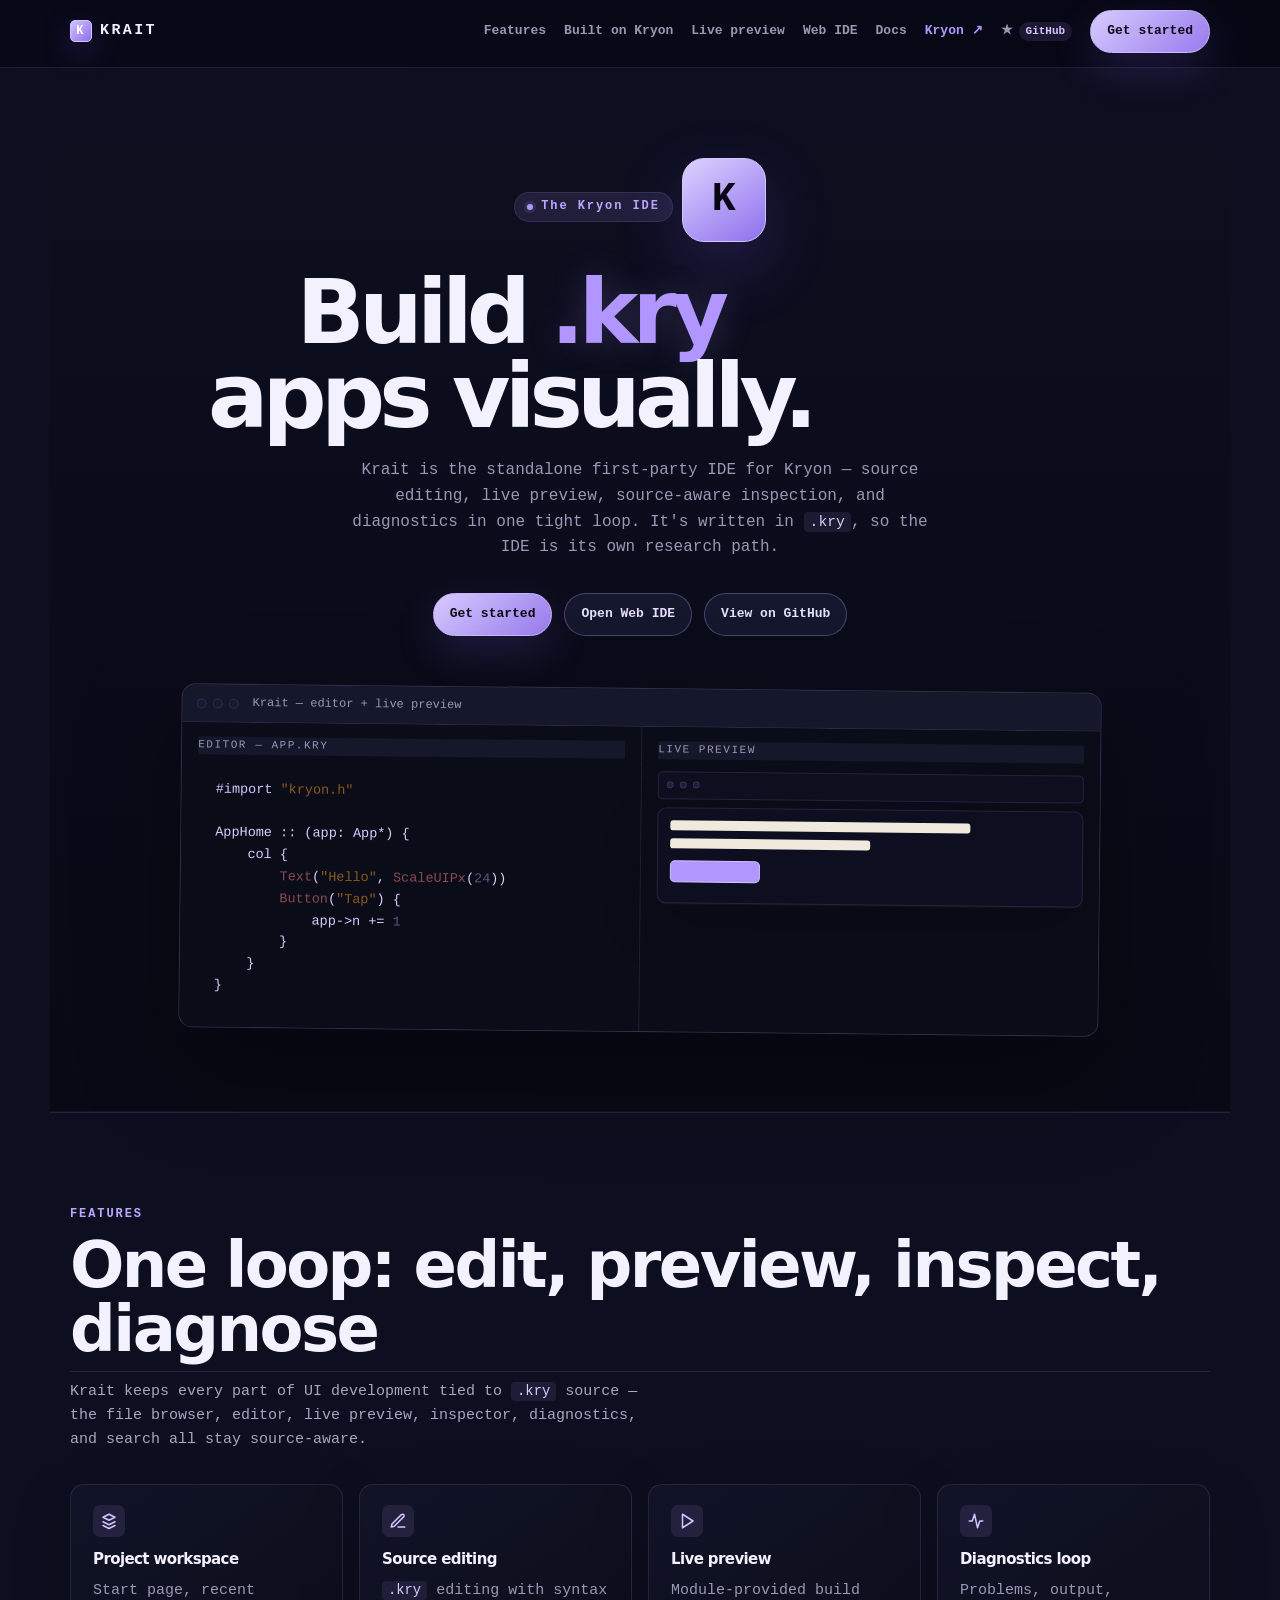
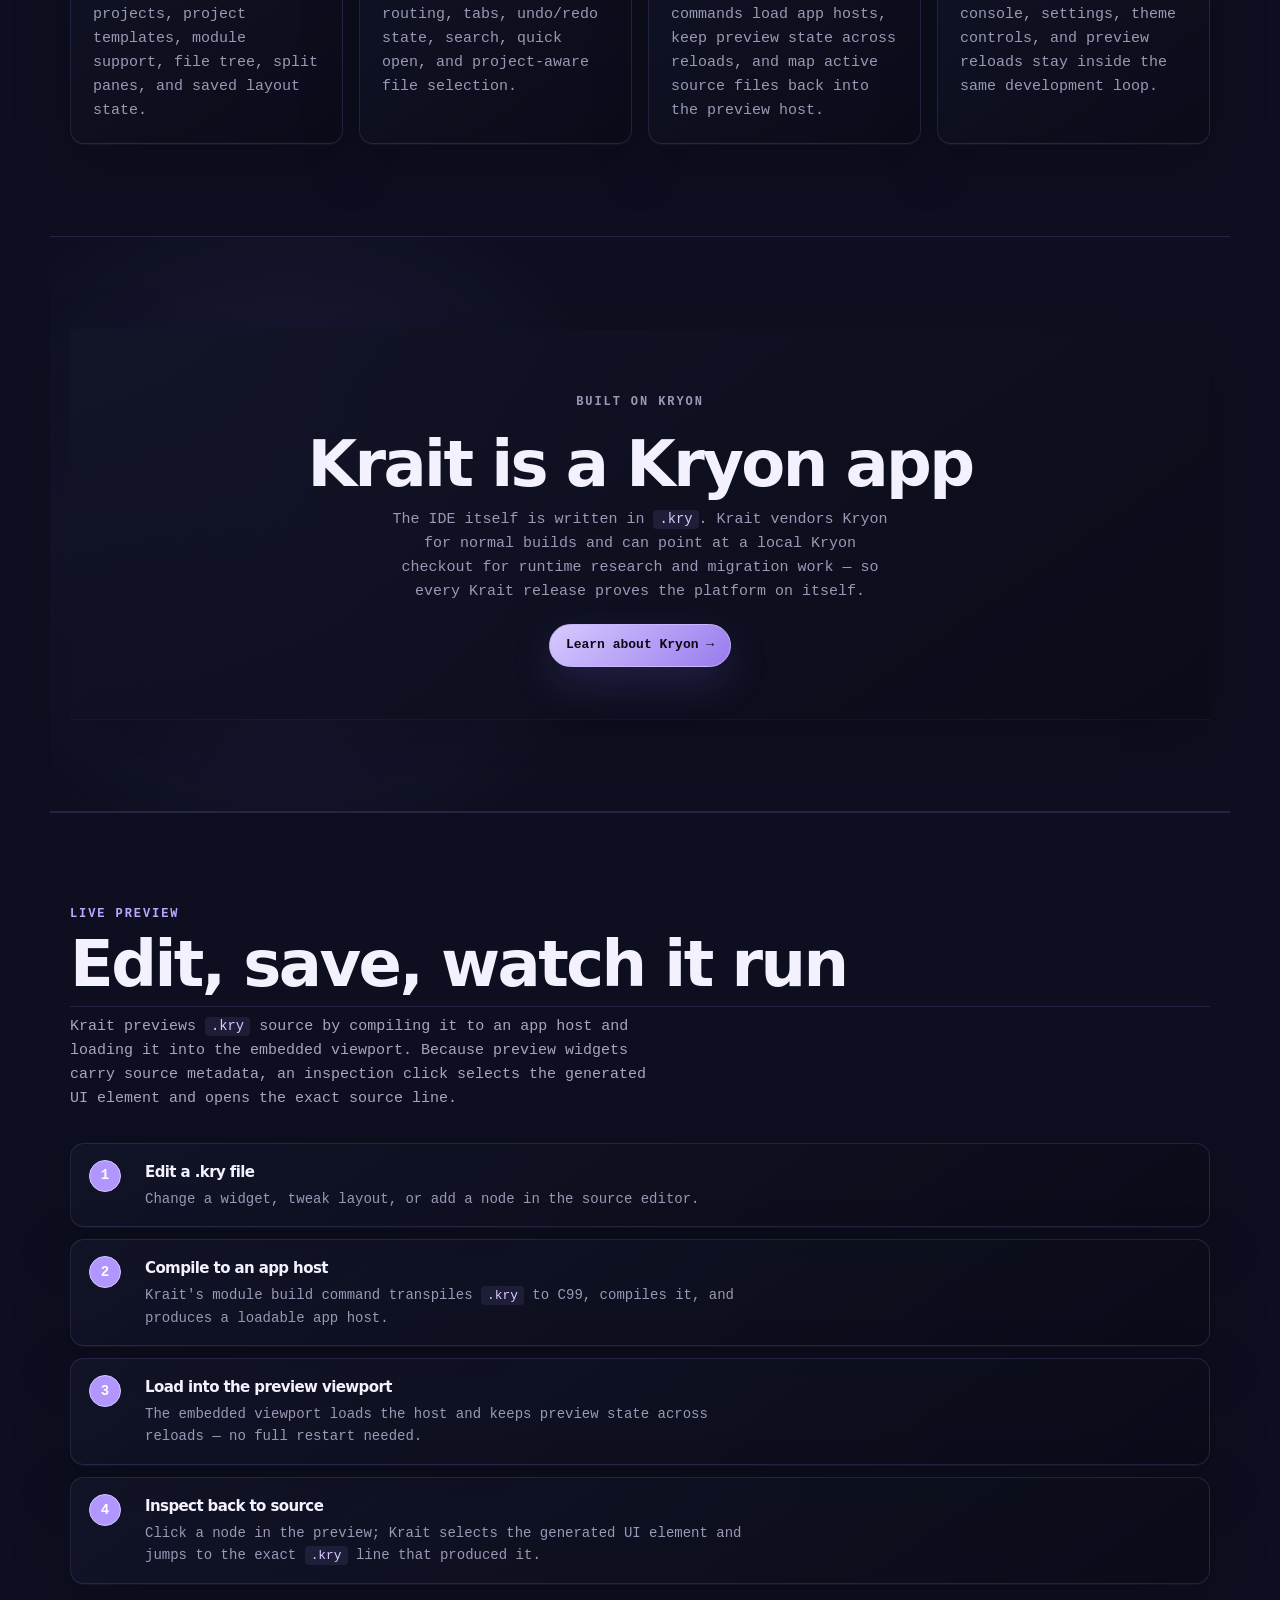
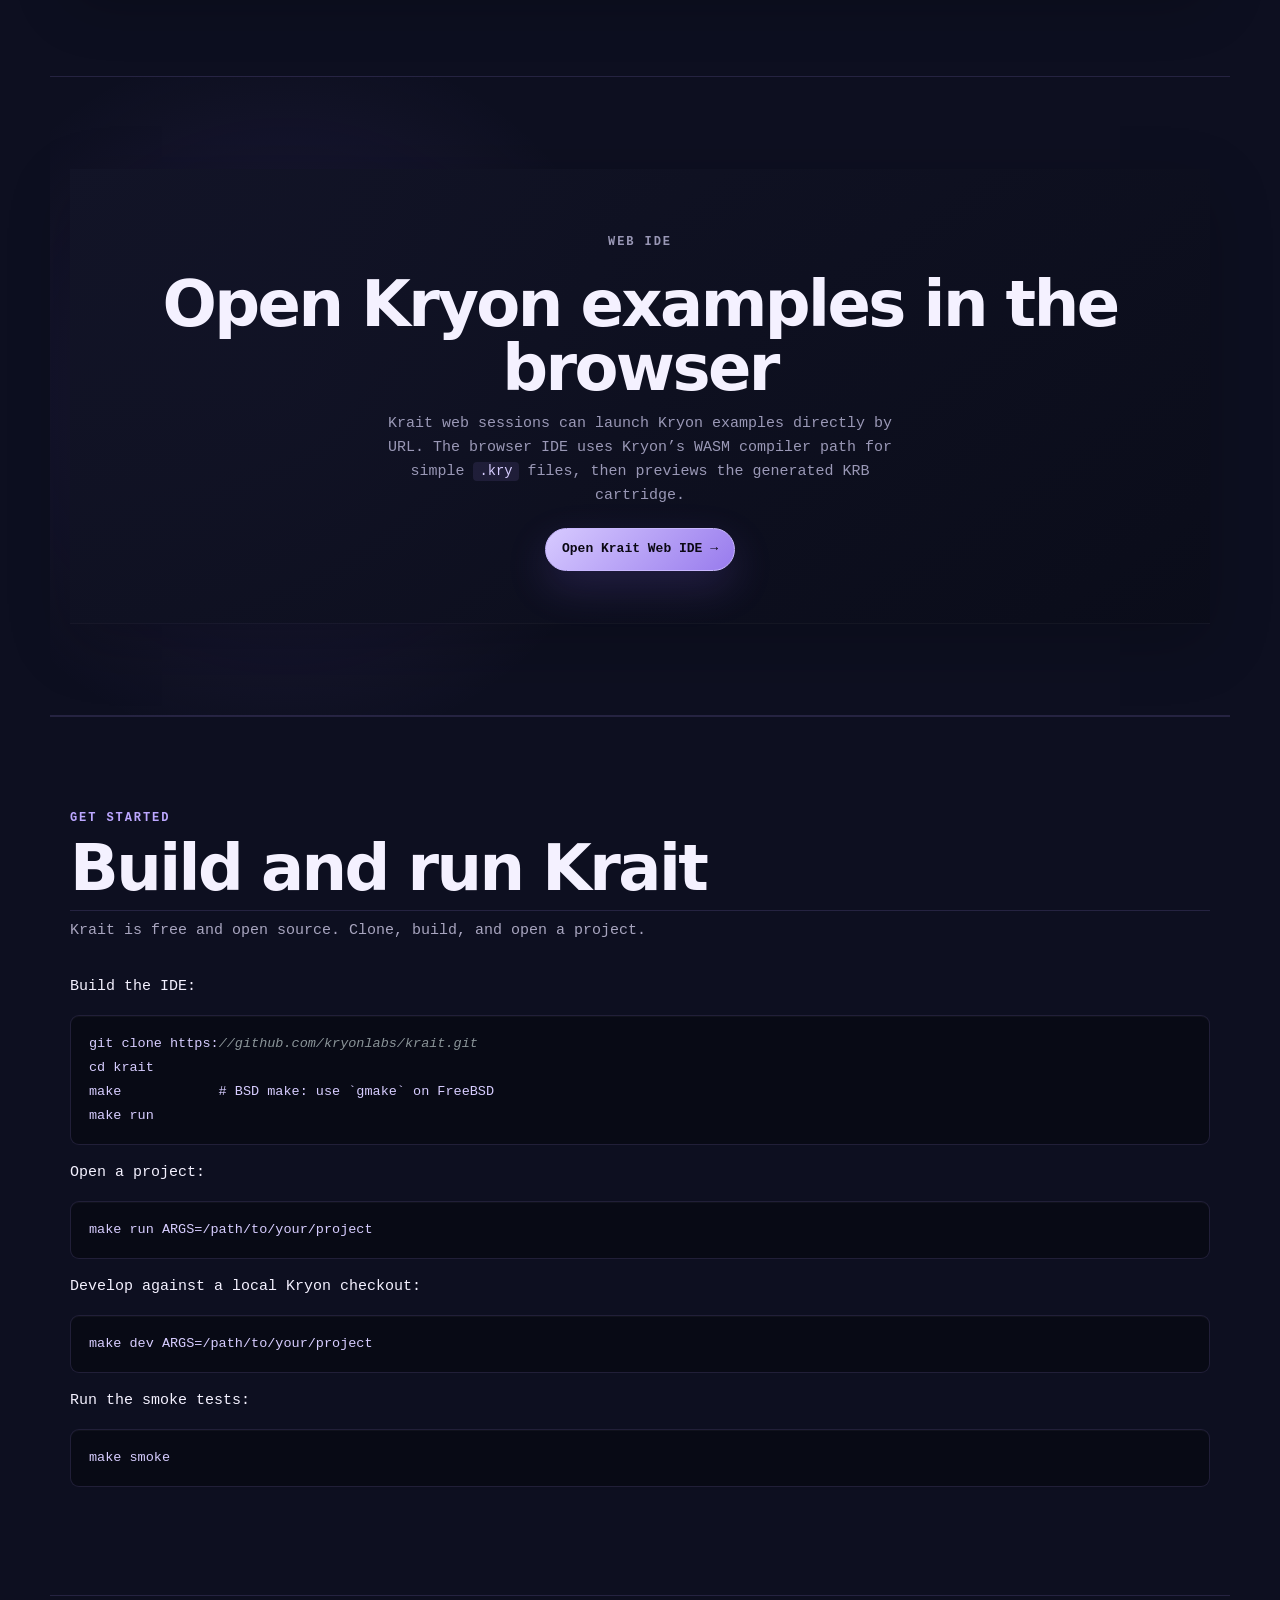
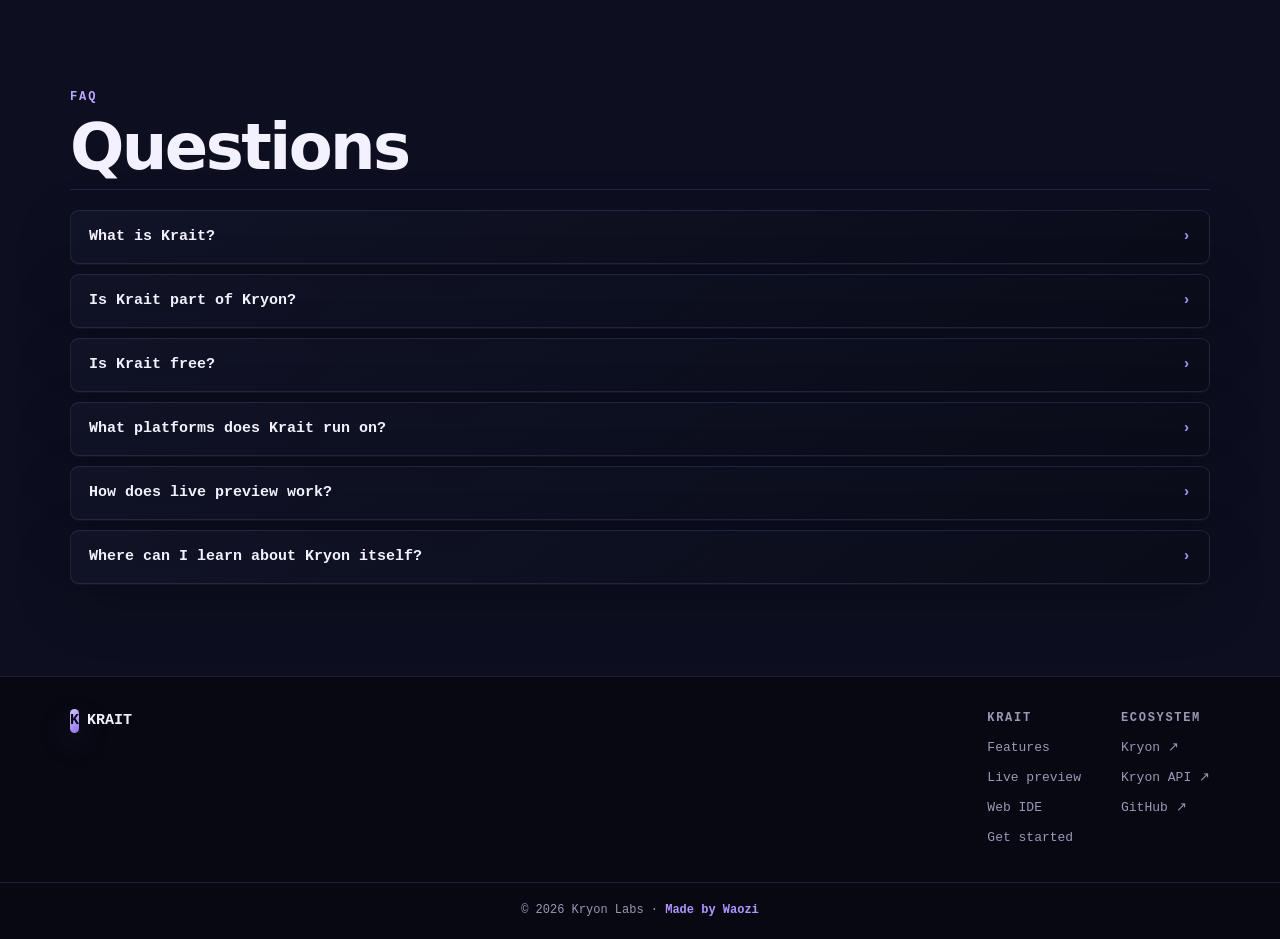
<file: docs/site/index.html>
<!doctype html>
<html lang="en">
<head>
  <meta charset="utf-8">
  <meta name="viewport" content="width=device-width, initial-scale=1">
  <title>Krait — the Kryon IDE</title>
  <meta name="description" content="Krait is the standalone first-party Kryon IDE. Edit .kry source with live preview, source-aware inspection, and diagnostics in one loop. Built as a Kryon app.">
  <meta property="og:type" content="website">
  <meta property="og:url" content="https://krait.kryonlabs.com/">
  <meta property="og:title" content="Krait — the Kryon IDE">
  <meta property="og:description" content="The standalone first-party Kryon IDE. Live preview, source-aware inspection, and diagnostics — built as a Kryon app.">
  <meta name="twitter:card" content="summary_large_image">
  <meta name="twitter:url" content="https://krait.kryonlabs.com/">
  <meta name="twitter:title" content="Krait — the Kryon IDE">
  <meta name="twitter:description" content="The standalone first-party Kryon IDE. Live preview, source-aware inspection, and diagnostics — built as a Kryon app.">
  <meta name="theme-color" content="#f3f1ea">
  <meta name="keywords" content="Krait,Kryon IDE,Kryon,live preview,source-aware,IDE,.kry,declarative UI,diagnostics,visual editor">
  <link rel="icon" type="image/svg+xml" href="favicon.svg">
  <link rel="stylesheet" href="styles.css">
  <script type="application/ld+json">
  {
    "@context": "https://schema.org",
    "@type": "SoftwareApplication",
    "name": "Krait",
    "description": "The standalone first-party Kryon IDE — live preview, source-aware inspection, and diagnostics, built as a Kryon app.",
    "url": "https://krait.kryonlabs.com",
    "applicationCategory": "DeveloperApplication",
    "operatingSystem": "Linux, Windows, macOS, FreeBSD",
    "offers": {"@type": "Offer", "price": "0", "priceCurrency": "USD"},
    "author": {"@type": "Organization", "name": "Kryon Labs", "url": "https://kryonlabs.com"}
  }
  </script>
</head>
<body>
  <header class="site-header">
    <div class="site-header-inner">
      <a class="brand" href="#top">
        <!-- TODO(brand): replace this placeholder with the real Krait mark.
             Drop a favicon.svg + a header mark (SVG or PNG) and swap the span below. -->
        <span class="brand-mark" aria-label="Krait">K</span>
        <span>KRAIT</span>
      </a>
      <button class="menu-toggle" type="button" aria-label="Open site menu" aria-expanded="false" aria-controls="header-nav">Menu</button>
      <nav class="header-nav" id="header-nav" aria-label="Primary">
        <a href="#features">Features</a>
        <a href="#dogfooding">Built on Kryon</a>
        <a href="#preview">Live preview</a>
        <a href="ide.html">Web IDE</a>
        <a href="#start">Docs</a>
        <a class="is-external" href="https://kryonlabs.com">Kryon ↗</a>
        <a class="star-pill" href="https://github.com/kryonlabs/krait" target="_blank" rel="noopener">★ <span class="count">GitHub</span></a>
        <a class="btn btn-primary" href="#start">Get started</a>
      </nav>
    </div>
  </header>

  <main id="top">
    <section class="hero">
      <div class="hero-inner">
        <span class="hero-eyebrow"><span class="dot"></span>The Kryon IDE</span>
        <!-- TODO(brand): replace placeholder hero mark with the real Krait mark. -->
        <div class="hero-mark" aria-hidden="true">K</div>
        <h1>Build <span class="accent">.kry</span> apps visually.</h1>
        <p class="hero-sub">Krait is the standalone first-party IDE for Kryon — source editing, live preview, source-aware inspection, and diagnostics in one tight loop. It's written in <code>.kry</code>, so the IDE is its own research path.</p>
        <div class="hero-cta">
          <a class="btn btn-primary" href="#start">Get started</a>
          <a class="btn" href="ide.html">Open Web IDE</a>
          <a class="btn" href="https://github.com/kryonlabs/krait" target="_blank" rel="noopener">View on GitHub</a>
        </div>
      </div>

      <div class="hero-panel" aria-hidden="true">
        <div class="hero-panel-bar">
          <span class="tl"></span><span class="tl"></span><span class="tl"></span>
          <span class="title">Krait — editor + live preview</span>
        </div>
        <div class="hero-panel-body">
          <div class="pane">
            <div class="pane-label">editor — app.kry</div>
<pre><code>#import "kryon.h"

AppHome :: (app: App*) {
    col {
        Text("Hello", ScaleUIPx(24))
        Button("Tap") {
            app->n += 1
        }
    }
}</code></pre>
          </div>
          <div class="pane">
            <div class="pane-label">live preview</div>
            <div class="preview-mock">
              <div class="pm-bar"><span class="pm-dot"></span><span class="pm-dot"></span><span class="pm-dot"></span></div>
              <div class="pm-card">
                <div class="pm-line med"></div>
                <div class="pm-line short"></div>
                <div class="pm-btn"></div>
              </div>
            </div>
          </div>
        </div>
      </div>
    </section>

    <section id="features">
      <p class="section-eyebrow">Features</p>
      <h2>One loop: edit, preview, inspect, diagnose</h2>
      <p class="section-lead">Krait keeps every part of UI development tied to <code>.kry</code> source — the file browser, editor, live preview, inspector, diagnostics, and search all stay source-aware.</p>
      <div class="feature-grid">
        <article class="feature-card">
          <div class="fc-icon" aria-hidden="true">
            <svg width="18" height="18" viewBox="0 0 24 24" fill="none" stroke="currentColor" stroke-width="2" stroke-linecap="round" stroke-linejoin="round"><path d="m12 3-8 4 8 4 8-4-8-4z"/><path d="m4 13 8 4 8-4"/><path d="m4 18 8 4 8-4"/></svg>
          </div>
          <h3>Project workspace</h3>
          <p>Start page, recent projects, project templates, module support, file tree, split panes, and saved layout state.</p>
        </article>
        <article class="feature-card">
          <div class="fc-icon" aria-hidden="true">
            <svg width="18" height="18" viewBox="0 0 24 24" fill="none" stroke="currentColor" stroke-width="2" stroke-linecap="round" stroke-linejoin="round"><path d="M12 20h9"/><path d="M16.5 3.5a2.121 2.121 0 0 1 3 3L7 19l-4 1 1-4Z"/></svg>
          </div>
          <h3>Source editing</h3>
          <p><code>.kry</code> editing with syntax routing, tabs, undo/redo state, search, quick open, and project-aware file selection.</p>
        </article>
        <article class="feature-card">
          <div class="fc-icon" aria-hidden="true">
            <svg width="18" height="18" viewBox="0 0 24 24" fill="none" stroke="currentColor" stroke-width="2" stroke-linecap="round" stroke-linejoin="round"><polygon points="6 3 20 12 6 21 6 3"/></svg>
          </div>
          <h3>Live preview</h3>
          <p>Module-provided build commands load app hosts, keep preview state across reloads, and map active source files back into the preview host.</p>
        </article>
        <article class="feature-card">
          <div class="fc-icon" aria-hidden="true">
            <svg width="18" height="18" viewBox="0 0 24 24" fill="none" stroke="currentColor" stroke-width="2" stroke-linecap="round" stroke-linejoin="round"><path d="M3 12h4l3-9 4 18 3-9h4"/></svg>
          </div>
          <h3>Diagnostics loop</h3>
          <p>Problems, output, console, settings, theme controls, and preview reloads stay inside the same development loop.</p>
        </article>
      </div>
    </section>

    <section id="dogfooding" class="callout">
      <div class="callout-inner">
        <p class="section-eyebrow">Built on Kryon</p>
        <h2>Krait is a Kryon app</h2>
        <p>The IDE itself is written in <code>.kry</code>. Krait vendors Kryon for normal builds and can point at a local Kryon checkout for runtime research and migration work — so every Krait release proves the platform on itself.</p>
        <a class="btn btn-primary" href="https://kryonlabs.com">Learn about Kryon →</a>
      </div>
    </section>

    <section id="preview">
      <p class="section-eyebrow">Live preview</p>
      <h2>Edit, save, watch it run</h2>
      <p class="section-lead">Krait previews <code>.kry</code> source by compiling it to an app host and loading it into the embedded viewport. Because preview widgets carry source metadata, an inspection click selects the generated UI element and opens the exact source line.</p>
      <div class="steps">
        <div class="step">
          <div class="step-num">1</div>
          <div>
            <h3>Edit a .kry file</h3>
            <p>Change a widget, tweak layout, or add a node in the source editor.</p>
          </div>
        </div>
        <div class="step">
          <div class="step-num">2</div>
          <div>
            <h3>Compile to an app host</h3>
            <p>Krait's module build command transpiles <code>.kry</code> to C99, compiles it, and produces a loadable app host.</p>
          </div>
        </div>
        <div class="step">
          <div class="step-num">3</div>
          <div>
            <h3>Load into the preview viewport</h3>
            <p>The embedded viewport loads the host and keeps preview state across reloads — no full restart needed.</p>
          </div>
        </div>
        <div class="step">
          <div class="step-num">4</div>
          <div>
            <h3>Inspect back to source</h3>
            <p>Click a node in the preview; Krait selects the generated UI element and jumps to the exact <code>.kry</code> line that produced it.</p>
          </div>
        </div>
      </div>
    </section>

    <section id="web-ide" class="callout">
      <div class="callout-inner">
        <p class="section-eyebrow">Web IDE</p>
        <h2>Open Kryon examples in the browser</h2>
        <p>Krait web sessions can launch Kryon examples directly by URL. The browser IDE uses Kryon’s WASM compiler path for simple <code>.kry</code> files, then previews the generated KRB cartridge.</p>
        <a class="btn btn-primary" href="ide.html">Open Krait Web IDE →</a>
      </div>
    </section>

    <section id="start">
      <p class="section-eyebrow">Get started</p>
      <h2>Build and run Krait</h2>
      <p class="section-lead">Krait is free and open source. Clone, build, and open a project.</p>
      <p>Build the IDE:</p>
<pre><code>git clone https://github.com/kryonlabs/krait.git
cd krait
make            # BSD make: use `gmake` on FreeBSD
make run</code></pre>
      <p>Open a project:</p>
<pre><code>make run ARGS=/path/to/your/project</code></pre>
      <p>Develop against a local Kryon checkout:</p>
<pre><code>make dev ARGS=/path/to/your/project</code></pre>
      <p>Run the smoke tests:</p>
<pre><code>make smoke</code></pre>
    </section>

    <section id="faq">
      <p class="section-eyebrow">FAQ</p>
      <h2>Questions</h2>
      <div class="faq">
        <details class="faq-item">
          <summary>What is Krait? <span class="chev">›</span></summary>
          <div class="faq-a"><p>Krait is the standalone first-party IDE for Kryon. It bundles a project workspace, <code>.kry</code> source editor, live preview, source-aware inspector, and diagnostics into one development loop.</p></div>
        </details>
        <details class="faq-item">
          <summary>Is Krait part of Kryon? <span class="chev">›</span></summary>
          <div class="faq-a"><p>Krait is a separate repository (<a href="https://github.com/kryonlabs/krait" target="_blank" rel="noopener">kryonlabs/krait</a>) that vendors Kryon as a submodule. Kryon owns the language, runtime, and live-preview rendering; Krait owns the IDE app code. Kryon never depends on Krait.</p></div>
        </details>
        <details class="faq-item">
          <summary>Is Krait free? <span class="chev">›</span></summary>
          <div class="faq-a"><p>Yes — Krait is free and open source, developed by Kryon Labs alongside Kryon.</p></div>
        </details>
        <details class="faq-item">
          <summary>What platforms does Krait run on? <span class="chev">›</span></summary>
          <div class="faq-a"><p>Linux, macOS, FreeBSD, and Windows — wherever the Kryon native runtime and its raylib backend build. Use <code>gmake</code> on FreeBSD.</p></div>
        </details>
        <details class="faq-item">
          <summary>How does live preview work? <span class="chev">›</span></summary>
          <div class="faq-a"><p>Krait compiles <code>.kry</code> into a loadable app host and runs it inside the embedded viewport. On save it rebuilds and reloads the host, preserving preview state where possible.</p></div>
        </details>
        <details class="faq-item">
          <summary>Where can I learn about Kryon itself? <span class="chev">›</span></summary>
          <div class="faq-a"><p>Kryon is the language and runtime Krait is built on. See <a href="https://kryonlabs.com">kryonlabs.com</a> for the language, runtime, platforms, and API reference.</p></div>
        </details>
      </div>
    </section>
  </main>

  <footer>
    <div class="footer-inner">
      <div class="footer-brand">
        <span class="brand-mark" aria-hidden="true">K</span>
        <span>KRAIT</span>
      </div>
      <div class="footer-cols">
        <div class="footer-col">
          <h4>Krait</h4>
          <ul>
            <li><a href="#features">Features</a></li>
            <li><a href="#preview">Live preview</a></li>
            <li><a href="ide.html">Web IDE</a></li>
            <li><a href="#start">Get started</a></li>
          </ul>
        </div>
        <div class="footer-col">
          <h4>Ecosystem</h4>
          <ul>
            <li><a href="https://kryonlabs.com">Kryon ↗</a></li>
            <li><a href="https://kryonlabs.com/api">Kryon API ↗</a></li>
            <li><a href="https://github.com/kryonlabs/krait" target="_blank" rel="noopener">GitHub ↗</a></li>
          </ul>
        </div>
      </div>
    </div>
    <div class="footer-bottom">
      <p>&copy; 2026 Kryon Labs &middot; <a href="https://waozi.xyz" target="_blank" rel="noopener">Made by Waozi</a></p>
    </div>
  </footer>

  <script src="highlight.js"></script>
  <script>
    (function() {
      var toggle = document.querySelector(".menu-toggle");
      var nav = document.getElementById("header-nav");
      if (toggle && nav) {
        toggle.addEventListener("click", function() {
          var open = nav.classList.toggle("is-open");
          toggle.setAttribute("aria-expanded", open ? "true" : "false");
        });
      }
    })();
  </script>
</body>
</html>
</file>
<file: docs/site/styles.css>
/* Krait site theme — refined modern-retro (amber accent)
   Sibling to the Kryon site: same warm paper, monospace, dither grain,
   beveled cards, and pixel cursors. Krait's accent is amber/terracotta so
   the two read as a family, not duplicates. */

:root {
  /* surfaces */
  --bg: #f3f1ea;            /* warm off-white page (shared with Kryon) */
  --surface: #fdfcf8;       /* panel */
  --control: #eae6da;       /* button base */
  --control-hi: #ffffff;    /* bevel highlight */

  /* ink */
  --ink-strong: #2a3b40;    /* near-slate headings/body */
  --ink-soft: #5d6f74;      /* muted secondary text */

  /* lines */
  --line: rgba(42, 59, 64, 0.20);
  --line-strong: rgba(42, 59, 64, 0.30);

  /* accent — amber/terracotta (Krait's identity vs Kryon's teal) */
  --accent: #9a5b1f;
  --accent-deep: #6e3f15;
  --accent-soft: rgba(154, 91, 31, 0.10);

  /* cards */
  --card-bg: #f7f4ec;
  --card-hover-bg: #fbf9f2;
  --card-active-bg: #efeadd;

  --font-main: ui-monospace, "SFMono-Regular", Menlo, Consolas, monospace;
  --radius: 10px;
  --radius-sm: 6px;

  --space-xs: 6px;
  --space-sm: 12px;
  --space-md: 20px;
  --space-lg: 32px;
  --space-xl: 52px;

  --maxw: 1080px;

  --bevel:
    0 1px 0 var(--control-hi),
    inset 1px 1px 0 var(--control-hi),
    0 2px 10px rgba(0, 0, 0, 0.04);
  --bevel-hover:
    0 1px 0 var(--control-hi),
    inset 1px 1px 0 var(--control-hi),
    0 8px 22px rgba(0, 0, 0, 0.07);
  --panel-shadow: rgba(0, 0, 0, 0.10);
}

* { box-sizing: border-box; }

html {
  scroll-behavior: smooth;
  scroll-padding-top: 72px;
}

html, body { margin: 0; padding: 0; }

body {
  min-height: 100vh;
  width: 100%;
  position: relative;
  background-color: var(--bg);
  color: var(--ink-strong);
  font-family: var(--font-main);
  font-size: 15px;
  line-height: 1.6;
  cursor: url("cursors/arrow.png") 0 0, default;
  -webkit-font-smoothing: antialiased;
}

/* pixel dither texture — paper grain */
body::before {
  content: "";
  position: fixed;
  inset: 0;
  z-index: 0;
  background-image:
    linear-gradient(45deg, rgba(42, 59, 64, 0.028) 25%, transparent 25%),
    linear-gradient(-45deg, rgba(42, 59, 64, 0.028) 25%, transparent 25%),
    linear-gradient(45deg, transparent 75%, rgba(42, 59, 64, 0.028) 75%),
    linear-gradient(-45deg, transparent 75%, rgba(42, 59, 64, 0.028) 75%);
  background-position: 0 0, 0 16px, 16px -16px, -16px 0;
  background-size: 32px 32px;
  image-rendering: pixelated;
  opacity: 0.18;
  pointer-events: none;
}

img {
  display: block;
  max-width: 100%;
  height: auto;
  image-rendering: pixelated;
}

a {
  color: var(--accent);
  text-decoration: none;
  font-weight: 700;
  cursor: url("cursors/hand.png") 6 1, pointer;
  transition: color 0.12s ease;
}

a:hover { color: var(--accent-deep); }

a:active { position: relative; top: 1px; left: 1px; }

code, pre { font-family: var(--font-main); }

code {
  background-color: var(--accent-soft);
  padding: 2px 6px;
  border-radius: 4px;
  font-size: 0.92em;
}

pre {
  margin: 16px 0;
  overflow-x: auto;
  background-color: var(--card-bg);
  color: var(--ink-strong);
  padding: 16px 18px;
  border: 1px solid var(--line);
  border-radius: var(--radius-sm);
  box-shadow:
    inset 1px 1px 2px rgba(0, 0, 0, 0.06),
    0 1px 0 0 var(--control-hi);
  cursor: url("cursors/ibeam.png") 15 16, text;
}

pre code {
  background: transparent;
  padding: 0;
  border-radius: 0;
  font-size: 13.5px;
}

h1, h2, h3, h4 {
  color: var(--ink-strong);
  letter-spacing: -0.01em;
}

p { max-width: 72ch; margin: 0 0 14px; }
p:last-child { margin-bottom: 0; }

/* ---- sticky header ---- */

.site-header {
  position: sticky;
  top: 0;
  z-index: 50;
  background-color: rgba(243, 241, 234, 0.92);
  -webkit-backdrop-filter: blur(8px);
  backdrop-filter: blur(8px);
  border-bottom: 1px solid var(--line);
}

.site-header-inner {
  max-width: var(--maxw);
  margin: 0 auto;
  padding: 10px 20px;
  display: flex;
  align-items: center;
  gap: 16px;
}

.brand {
  display: inline-flex;
  align-items: center;
  gap: 8px;
  font-weight: 700;
  font-size: 15px;
  letter-spacing: 0.04em;
  color: var(--ink-strong);
  text-decoration: none;
}

.brand:hover { color: var(--accent); }

.brand .brand-mark {
  width: 22px;
  height: 22px;
  display: inline-flex;
  align-items: center;
  justify-content: center;
  border-radius: 5px;
  background-color: var(--accent);
  color: #fdfcf8;
  font-size: 12px;
  font-weight: 700;
  border: 1px solid var(--accent-deep);
}

.header-nav {
  display: flex;
  align-items: center;
  gap: 4px 18px;
  margin-left: auto;
  flex-wrap: wrap;
}

.header-nav a {
  font-size: 13px;
  font-weight: 700;
  color: var(--ink-soft);
}

.header-nav a:hover { color: var(--accent); }

.header-nav .is-external {
  display: inline-flex;
  align-items: center;
  gap: 4px;
  color: var(--accent);
}

.btn {
  display: inline-flex;
  align-items: center;
  gap: 6px;
  font-family: var(--font-main);
  font-size: 13px;
  font-weight: 700;
  padding: 8px 14px;
  border-radius: var(--radius-sm);
  border: 1px solid var(--line-strong);
  background-color: var(--control);
  color: var(--ink-strong);
  text-decoration: none;
  cursor: url("cursors/hand.png") 6 1, pointer;
  box-shadow: var(--bevel);
  transition: background-color 0.14s ease, transform 0.08s ease, box-shadow 0.14s ease;
}

.btn:hover {
  color: var(--ink-strong);
  background-color: var(--card-hover-bg);
  box-shadow: var(--bevel-hover);
}

.btn:active {
  transform: translate(1px, 1px);
  box-shadow: inset 1px 1px 2px rgba(0, 0, 0, 0.12);
}

.btn-primary {
  background-color: #7b4011;
  border-color: #4f2608;
  color: #fffdf8;
  box-shadow:
    inset 1px 1px 0 rgba(255, 255, 255, 0.18),
    0 3px 0 #4f2608,
    0 10px 22px rgba(123, 64, 17, 0.22);
}

.btn-primary:hover { background-color: #5f2f0b; color: #fffdf8; }

.header-nav a.btn-primary,
.header-nav a.btn-primary:hover {
  color: #fffdf8;
}

.star-pill { display: inline-flex; align-items: center; gap: 6px; }
.star-pill .count {
  background-color: var(--accent-soft);
  color: var(--accent-deep);
  padding: 1px 7px;
  border-radius: 999px;
  font-size: 11px;
}

.menu-toggle {
  display: none;
  margin-left: auto;
  background: none;
  border: 1px solid var(--line);
  border-radius: var(--radius-sm);
  padding: 6px 8px;
  font-family: inherit;
  color: var(--ink-strong);
  cursor: url("cursors/hand.png") 6 1, pointer;
}

/* ---- layout shells ---- */

main {
  position: relative;
  z-index: 1;
  background-color: var(--surface);
}

section {
  max-width: var(--maxw);
  margin: 0 auto;
  padding: var(--space-xl) 20px;
  background-color: var(--surface);
}

section + section { border-top: 1px solid var(--line); }

.section-eyebrow {
  margin: 0 0 8px;
  color: var(--accent);
  font-size: 12px;
  font-weight: 700;
  letter-spacing: 0.16em;
  text-transform: uppercase;
}

h2 {
  margin: 0 0 8px;
  padding-bottom: 10px;
  border-bottom: 1px solid var(--line);
  font-size: 22px;
  line-height: 1.18;
}

.section-lead {
  margin: 0 0 var(--space-lg);
  color: var(--ink-soft);
  font-size: 15px;
  max-width: 64ch;
}

h3 {
  margin: 6px 0;
  color: var(--accent);
  font-size: 15px;
}

/* ---- hero ---- */

.hero {
  text-align: center;
  padding: var(--space-xl) 20px var(--space-lg);
  position: relative;
  z-index: 1;
  background: linear-gradient(180deg, var(--surface), var(--bg));
  border-bottom: 1px solid rgba(42, 59, 64, 0.10);
}

.hero-inner { max-width: 880px; margin: 0 auto; }

.hero-mark {
  margin: 0 auto var(--space-md);
  width: 84px;
  height: 84px;
  border-radius: 16px;
  display: inline-flex;
  align-items: center;
  justify-content: center;
  background-color: var(--accent);
  color: #fdfcf8;
  font-size: 40px;
  font-weight: 700;
  border: 1px solid var(--accent-deep);
  box-shadow:
    inset 1px 1px 0 rgba(255, 255, 255, 0.3),
    0 8px 24px rgba(154, 91, 31, 0.18);
}

.hero h1 {
  margin: 8px 0;
  color: var(--ink-strong);
  font-size: 40px;
  line-height: 1.1;
  letter-spacing: -0.02em;
}

.hero h1 .accent { color: var(--accent); }

.hero .hero-sub {
  margin: var(--space-md) auto 0;
  max-width: 60ch;
  color: var(--ink-soft);
  font-size: 16px;
}

.hero-cta {
  margin-top: var(--space-lg);
  display: flex;
  gap: 12px;
  justify-content: center;
  flex-wrap: wrap;
}

.hero-eyebrow {
  display: inline-flex;
  align-items: center;
  gap: 8px;
  font-size: 12px;
  font-weight: 700;
  color: var(--accent-deep);
  background-color: var(--accent-soft);
  border: 1px solid var(--line);
  padding: 4px 12px;
  border-radius: 999px;
  margin-bottom: 14px;
}

.hero-eyebrow .dot {
  width: 6px;
  height: 6px;
  border-radius: 50%;
  background: var(--accent);
  box-shadow: 0 0 0 3px var(--accent-soft);
}

/* beveled IDE mockup under the hero */
.hero-panel {
  margin: var(--space-xl) auto 0;
  max-width: 920px;
  background-color: var(--surface);
  border: 1px solid var(--line);
  border-radius: var(--radius);
  box-shadow:
    inset 1px 1px 0 0 var(--control-hi),
    0 24px 60px var(--panel-shadow);
  overflow: hidden;
  text-align: left;
}

.hero-panel-bar {
  display: flex;
  align-items: center;
  gap: 6px;
  padding: 9px 14px;
  border-bottom: 1px solid var(--line);
  background-color: var(--card-bg);
}

.hero-panel-bar .tl {
  width: 10px;
  height: 10px;
  border-radius: 50%;
  background: var(--control);
  border: 1px solid var(--line);
}

.hero-panel-bar .title {
  margin-left: 8px;
  font-size: 12px;
  color: var(--ink-soft);
}

.hero-panel-body {
  display: grid;
  grid-template-columns: 1fr 1fr;
  min-height: 200px;
}

.hero-panel-body .pane {
  padding: 14px 16px;
  font-size: 13px;
}

.hero-panel-body .pane + .pane { border-left: 1px solid var(--line); }

.hero-panel-body .pane .pane-label {
  font-size: 11px;
  text-transform: uppercase;
  letter-spacing: 0.14em;
  color: var(--ink-soft);
  margin-bottom: 8px;
}

.hero-panel-body pre {
  margin: 0;
  border: none;
  box-shadow: none;
  background: transparent;
}

/* mock preview pane (since Krait embeds a live preview) */
.preview-mock {
  display: flex;
  flex-direction: column;
  gap: 8px;
  padding: 4px 0;
}

.preview-mock .pm-bar {
  height: 28px;
  border-radius: 5px;
  background: var(--card-bg);
  border: 1px solid var(--line);
  display: flex;
  align-items: center;
  padding: 0 8px;
  gap: 6px;
}

.preview-mock .pm-bar .pm-dot {
  width: 7px; height: 7px; border-radius: 50%;
  background: var(--accent-soft);
  border: 1px solid var(--line);
}

.preview-mock .pm-card {
  border: 1px solid var(--line);
  border-radius: var(--radius-sm);
  background: var(--surface);
  padding: 12px;
  box-shadow: var(--bevel);
}

.preview-mock .pm-line {
  height: 10px;
  border-radius: 3px;
  background: var(--card-active-bg);
  margin-bottom: 8px;
}

.preview-mock .pm-line.short { width: 50%; }
.preview-mock .pm-line.med { width: 75%; }

.preview-mock .pm-btn {
  display: inline-block;
  margin-top: 4px;
  height: 22px;
  width: 90px;
  border-radius: 5px;
  background: var(--accent);
  border: 1px solid var(--accent-deep);
}

/* ---- feature grid ---- */

.feature-grid {
  display: grid;
  grid-template-columns: repeat(auto-fit, minmax(220px, 1fr));
  gap: 16px;
  margin-top: var(--space-md);
}

.feature-card {
  padding: 20px 22px;
  background-color: var(--card-bg);
  border: 1px solid var(--line);
  border-radius: var(--radius);
  box-shadow: var(--bevel);
  transition: background-color 0.14s ease, box-shadow 0.14s ease, transform 0.08s ease;
}

.feature-card:hover {
  background-color: var(--card-hover-bg);
  transform: translateY(-1px);
  box-shadow: var(--bevel-hover);
}

.feature-card .fc-icon {
  width: 32px;
  height: 32px;
  margin-bottom: 10px;
  display: inline-flex;
  align-items: center;
  justify-content: center;
  border-radius: 7px;
  background: var(--accent-soft);
  color: var(--accent-deep);
}

.feature-card h3 { margin-top: 0; margin-bottom: 8px; }
.feature-card p { margin: 0; color: var(--ink-soft); }

/* ---- dogfooding band ---- */

.callout {
  background-color: var(--accent-soft);
  border-top: 1px solid var(--line);
  border-bottom: 1px solid var(--line);
  text-align: center;
}

.callout-inner {
  max-width: var(--maxw);
  margin: 0 auto;
  padding: var(--space-xl) 20px;
}

.callout h2 { border-bottom: none; padding-bottom: 0; }

.callout p {
  margin: var(--space-sm) auto var(--space-md);
  color: var(--ink-soft);
  max-width: 56ch;
}

/* ---- live preview deep-dive ---- */

.steps {
  margin-top: var(--space-md);
  display: grid;
  gap: 12px;
}

.step {
  display: grid;
  grid-template-columns: 40px 1fr;
  gap: 16px;
  align-items: start;
  padding: 16px 18px;
  background-color: var(--card-bg);
  border: 1px solid var(--line);
  border-radius: var(--radius);
  box-shadow: var(--bevel);
}

.step .step-num {
  width: 32px;
  height: 32px;
  border-radius: 50%;
  background: var(--accent);
  color: #fdfcf8;
  display: inline-flex;
  align-items: center;
  justify-content: center;
  font-weight: 700;
  font-size: 14px;
  border: 1px solid var(--accent-deep);
}

.step h3 { margin: 0 0 4px; }
.step p { margin: 0; color: var(--ink-soft); font-size: 14px; }

/* ---- FAQ ---- */

.faq { margin-top: var(--space-md); display: grid; gap: 10px; }

details.faq-item {
  background-color: var(--card-bg);
  border: 1px solid var(--line);
  border-radius: var(--radius-sm);
  box-shadow: var(--bevel);
  overflow: hidden;
}

details.faq-item[open] { background-color: var(--card-hover-bg); }

details.faq-item summary {
  list-style: none;
  cursor: url("cursors/hand.png") 6 1, pointer;
  padding: 14px 18px;
  font-weight: 700;
  color: var(--ink-strong);
  display: flex;
  align-items: center;
  justify-content: space-between;
  gap: 12px;
}

details.faq-item summary::-webkit-details-marker { display: none; }

details.faq-item summary .chev {
  color: var(--accent);
  transition: transform 0.18s ease;
  flex-shrink: 0;
}

details.faq-item[open] summary .chev { transform: rotate(90deg); }

details.faq-item .faq-a { padding: 0 18px 16px; color: var(--ink-soft); }
details.faq-item .faq-a p { margin: 0; }

/* ---- footer ---- */

footer {
  position: relative;
  z-index: 1;
  border-top: 1px solid var(--line);
  background-color: var(--surface);
}

.footer-inner {
  max-width: var(--maxw);
  margin: 0 auto;
  padding: var(--space-lg) 20px;
  display: flex;
  flex-wrap: wrap;
  gap: var(--space-md);
  align-items: flex-start;
  justify-content: space-between;
}

.footer-brand {
  display: flex;
  align-items: center;
  gap: 8px;
  color: var(--ink-strong);
  font-weight: 700;
}

.footer-cols {
  display: flex;
  gap: 40px;
  flex-wrap: wrap;
}

.footer-col h4 {
  margin: 0 0 8px;
  font-size: 12px;
  text-transform: uppercase;
  letter-spacing: 0.14em;
  color: var(--ink-soft);
}

.footer-col ul {
  list-style: none;
  margin: 0;
  padding: 0;
  display: grid;
  gap: 6px;
}

.footer-col a { font-weight: 400; font-size: 13px; color: var(--ink-soft); }
.footer-col a:hover { color: var(--accent); }

.footer-bottom {
  border-top: 1px solid var(--line);
  padding: 14px 20px;
  text-align: center;
  font-size: 12px;
  color: var(--ink-soft);
}

.footer-bottom p { margin: 4px auto; max-width: none; }

/* ---- syntax tokens ---- */

.tok-key { color: var(--accent-deep); }
.tok-type { color: #4a6b73; }
.tok-fn { color: #8a4a55; }
.tok-str { color: #8a5a1f; }
.tok-num { color: #5a5577; }
.tok-com { color: #8a9498; font-style: italic; }

/* ---- web ide shell ---- */

body.ide-page::before {
  opacity: 0.26;
}

.krait-web-ide {
  display: grid;
  grid-template-columns: 340px minmax(0, 1fr);
  gap: 12px;
  max-width: none;
  min-height: calc(100vh - 54px);
  padding: 12px;
}

.session-sidebar,
.session-frame-wrap {
  position: relative;
  z-index: 1;
  min-width: 0;
  border: 1px solid var(--line);
  border-radius: var(--radius-sm);
  background-color: rgba(253, 252, 248, 0.96);
  box-shadow: var(--bevel);
}

.session-sidebar {
  padding: 18px;
  overflow: auto;
}

.session-sidebar h1 {
  margin: 0 0 10px;
  font-size: 22px;
  line-height: 1.15;
}

.session-sidebar p {
  color: var(--ink-soft);
  font-size: 13px;
}

.source-form {
  display: grid;
  gap: 8px;
  margin: 18px 0;
}

.source-form label {
  color: var(--ink-soft);
  font-size: 12px;
  font-weight: 700;
  text-transform: uppercase;
  letter-spacing: 0.12em;
}

.source-form input {
  width: 100%;
  min-width: 0;
  border: 1px solid var(--line);
  border-radius: var(--radius-sm);
  background-color: #fffef9;
  color: var(--ink-strong);
  padding: 9px 10px;
  font: 12px var(--font-main);
}

.example-list {
  display: grid;
  gap: 8px;
}

.example-session {
  width: 100%;
  min-width: 0;
  display: grid;
  gap: 2px;
  text-align: left;
  border: 1px solid var(--line);
  border-radius: var(--radius-sm);
  background-color: var(--card-bg);
  color: var(--ink-strong);
  padding: 10px 12px;
  font: 700 13px var(--font-main);
  cursor: url("cursors/hand.png") 6 1, pointer;
  box-shadow: var(--bevel);
}

.example-session:hover {
  background-color: var(--card-hover-bg);
}

.example-session code {
  min-width: 0;
  overflow: hidden;
  text-overflow: ellipsis;
  color: var(--accent-deep);
  font-size: 11px;
}

.session-frame-wrap {
  overflow: hidden;
}

.session-frame-wrap iframe {
  width: 100%;
  height: 100%;
  min-height: calc(100vh - 80px);
  display: block;
  border: 0;
  background: #f3f1ea;
}

/* ---- responsive ---- */

@media (max-width: 860px) {
  .header-nav { display: none; }

  .header-nav.is-open {
    display: flex;
    position: absolute;
    top: 100%;
    left: 0;
    right: 0;
    flex-direction: column;
    align-items: stretch;
    gap: 0;
    background-color: var(--surface);
    border-bottom: 1px solid var(--line);
    padding: 10px 20px;
  }

  .header-nav.is-open a,
  .header-nav.is-open .btn {
    width: 100%;
    justify-content: flex-start;
  }

  .menu-toggle { display: inline-flex; }

  .hero h1 { font-size: 32px; }

  .hero-panel-body { grid-template-columns: 1fr; }

  .hero-panel-body .pane + .pane {
    border-left: none;
    border-top: 1px solid var(--line);
  }

  .krait-web-ide {
    grid-template-columns: 1fr;
  }

  .session-frame-wrap iframe {
    min-height: 720px;
  }

  section { padding: var(--space-lg) 20px; }
}

.nl-wrap,
.nl-badge,
.nl-card {
  display: none !important;
  visibility: hidden !important;
  pointer-events: none !important;
}

@media (max-width: 560px) {
  body { font-size: 14px; }
  .hero h1 { font-size: 26px; }
  .hero .hero-sub { font-size: 14.5px; }
  h2 { font-size: 19px; }
  .hero-cta { flex-direction: column; align-items: stretch; }
  .hero-cta .btn { justify-content: center; }
}

/* ---- Kryon Labs 2026 system: violet IDE theme ---- */

:root {
  --bg: #080914;
  --surface: #0d0f20;
  --control: #171a31;
  --control-hi: rgba(255,255,255,.05);
  --ink-strong: #f4f1ff;
  --ink-soft: #9a98b6;
  --line: rgba(177, 150, 255, .15);
  --line-strong: rgba(177, 150, 255, .34);
  --accent: #b196ff;
  --accent-deep: #d3c5ff;
  --accent-ink: #0a0715;
  --accent-soft: rgba(177,150,255,.12);
  --gold: #63dcf1;
  --card-bg: rgba(15,17,34,.9);
  --card-hover-bg: rgba(23,25,48,.96);
  --font-main: ui-monospace, "SFMono-Regular", "Cascadia Code", Menlo, Consolas, monospace;
  --radius: 14px;
  --radius-sm: 9px;
  --maxw: 1180px;
  --bevel: 0 1px 0 rgba(255,255,255,.035), 0 20px 60px rgba(0,0,0,.2);
  --bevel-hover: 0 1px 0 rgba(255,255,255,.06), 0 26px 70px rgba(0,0,0,.3);
}

body { background: radial-gradient(circle at 15% 8%, rgba(125,86,238,.18), transparent 30%), linear-gradient(180deg, #070812, #0a0b18 55%, #080914); }
body::before { opacity: .5; background-image: linear-gradient(rgba(177,150,255,.035) 1px, transparent 1px), linear-gradient(90deg, rgba(177,150,255,.035) 1px, transparent 1px); background-size: 40px 40px; mask-image: linear-gradient(#000, transparent 86%); }
img { image-rendering: auto; }
code { color: #d7cdff; background: rgba(177,150,255,.1); }
pre { color: #ded9f2; background: #080a15; border-color: var(--line); box-shadow: inset 0 1px rgba(255,255,255,.03); }
h1, h2, h3 { color: var(--ink-strong); font-family: Inter, ui-sans-serif, system-ui, sans-serif; letter-spacing: -.04em; }

.site-header { min-height: 68px; background: rgba(7,8,18,.84); border-color: var(--line); backdrop-filter: blur(18px) saturate(125%); }
.brand { color: #f2efff; letter-spacing: .16em; }
.brand-mark { border-radius: 9px; color: #0b0814; background: linear-gradient(135deg, #d2c3ff, #8e70ed); box-shadow: 0 10px 30px rgba(139,104,235,.26); }
.header-nav a { color: #9998b2; }
.menu-toggle { color: var(--ink-strong); background: #14162b; border-color: var(--line-strong); }

.btn { min-height: 42px; padding: 10px 16px; border-color: var(--line-strong); border-radius: 999px; color: #e5dfff; background: rgba(25,27,50,.78); box-shadow: none; }
.btn:hover { color: #fff; background: #222542; border-color: rgba(177,150,255,.56); box-shadow: 0 0 0 3px rgba(177,150,255,.06); }
.btn-primary { color: #0b0814; background: linear-gradient(135deg, #d7caff, #987bed); border-color: #c8b7ff; box-shadow: 0 16px 42px rgba(130,95,231,.2); }
.btn-primary:hover { color: #080612; background: #e5ddff; }

.header-nav a.btn-primary { color: #0b0814; }
.header-nav a.btn-primary:hover { color: #080612; }

.hero { min-height: 760px; gap: 56px; padding-top: 90px; padding-bottom: 80px; }
.hero h1 { max-width: 620px; font-size: clamp(58px, 7vw, 92px); line-height: .94; letter-spacing: -.065em; }
.hero .accent { color: #b9a1ff; text-shadow: 0 0 34px rgba(177,150,255,.22); }
.hero-mark { border-radius: 22px; color: #0a0715; background: linear-gradient(145deg, #ddd2ff, #8e70ed); box-shadow: 0 24px 65px rgba(118,80,225,.24); }
.hero-sub, .section-lead { color: #a8a5bf; }
.hero-eyebrow, .section-eyebrow { color: #bca7ff; letter-spacing: .16em; }
.dot { width: 7px; height: 7px; border-radius: 50%; background: #63dcf1; box-shadow: 0 0 18px rgba(99,220,241,.6); }

.hero-panel { transform: rotate(.6deg); border-color: rgba(177,150,255,.25); background: #0a0c18; box-shadow: 0 36px 100px rgba(0,0,0,.38); }
.hero-panel-bar, .pane-label { color: #a9a5be; background: #15172a; border-color: var(--line); }
.hero-panel-body, .pane, .preview { background: #0a0c18; border-color: var(--line); }

section { padding-top: 92px; padding-bottom: 92px; border-color: rgba(177,150,255,.1); }
h2 { font-size: clamp(38px, 5vw, 66px); line-height: 1; }
.feature-card, .dogfood-panel, .preview-card, .step, details.faq-item, .callout-inner, .session-sidebar, .session-frame-wrap {
  border-color: var(--line);
  background: linear-gradient(145deg, rgba(18,20,39,.94), rgba(10,12,25,.9));
  box-shadow: var(--bevel);
}
.feature-card:hover, .preview-card:hover { border-color: rgba(177,150,255,.34); background: var(--card-hover-bg); transform: translateY(-3px); box-shadow: var(--bevel-hover); }
.step-num { color: #0a0715; background: #b196ff; border-color: #c9baff; }
.callout { background: radial-gradient(circle at 20% 50%, rgba(139,103,238,.15), transparent 36%); border-color: var(--line); }
.source-form input, .example-session { color: var(--ink-strong); background: #0b0d1a; border-color: var(--line); }
.session-frame-wrap iframe { background: #090a15; }
footer { color: var(--ink-soft); background: #070811; border-color: var(--line); }

@media (max-width: 860px) {
  .header-nav.is-open { background: #0b0d1a; border-color: var(--line); }
  .hero { min-height: auto; padding-top: 70px; }
  .hero h1 { font-size: clamp(48px, 14vw, 76px); }
}
</file>
